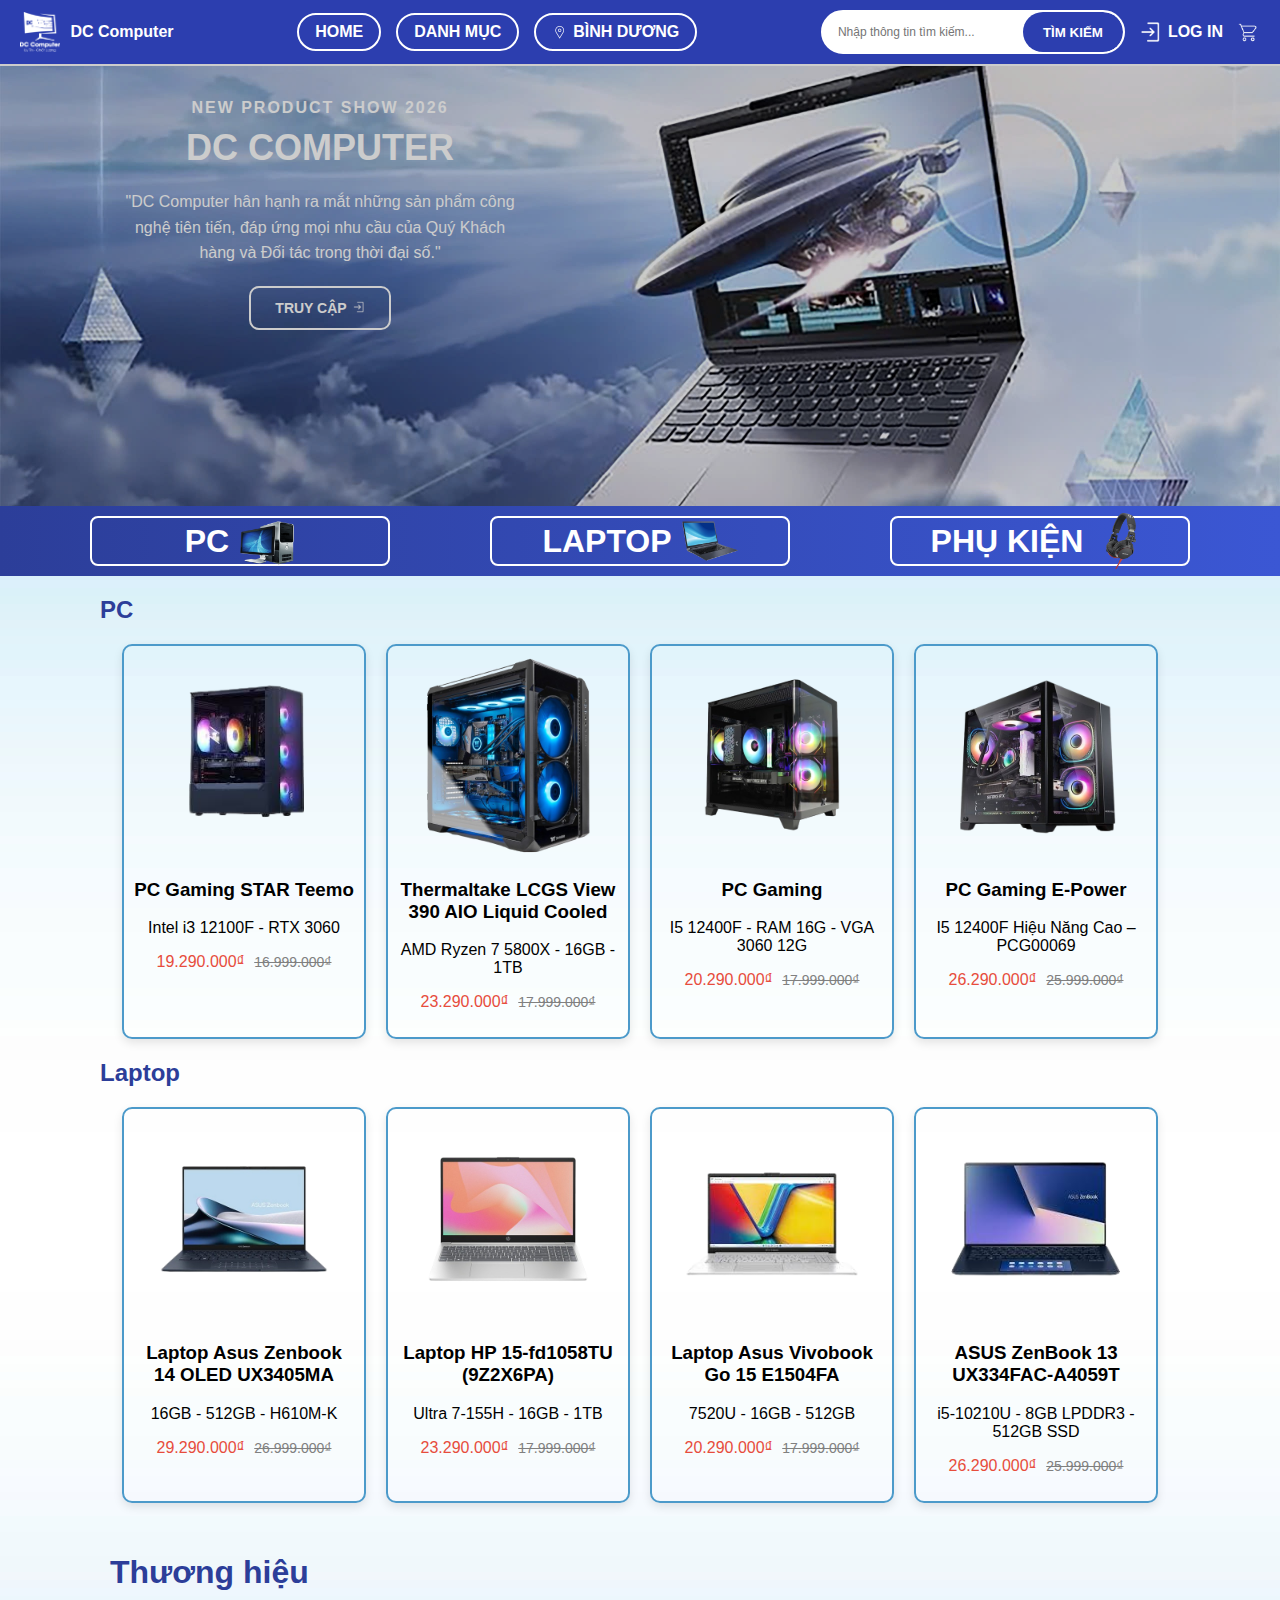
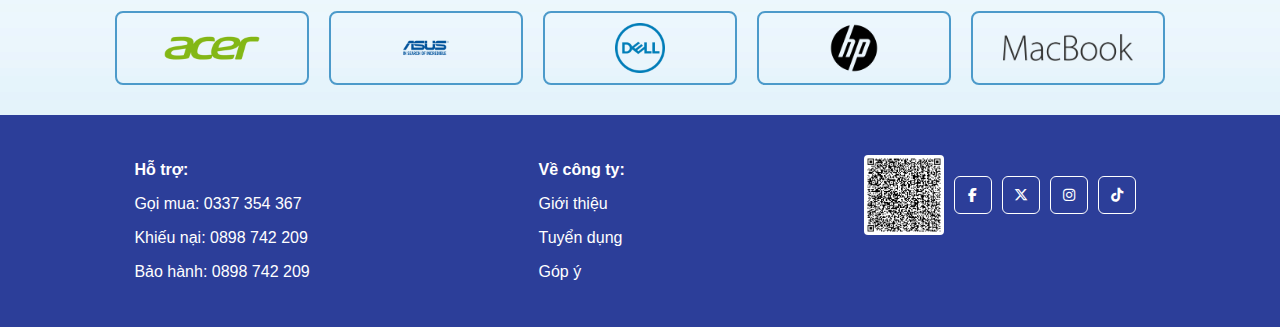
<file: index.html>
<!DOCTYPE html>
<html lang="vi">
<head>
  <meta charset="UTF-8">
  <meta name="viewport" content="width=device-width, initial-scale=1">
  <title>DC Computer</title>
  <link rel="stylesheet" href="style.css">
  <link rel="stylesheet" href="https://cdnjs.cloudflare.com/ajax/libs/font-awesome/6.5.0/css/all.min.css">

</head>
<body>
  <header>
    <div class="navbar">
      <div class="logo">
        <img src="assets/logo.png" alt="Logo">
        <div class="logo-text">
          <span>DC Computer</span>
        </div>
      </div>
  
      <div class="nav-items">
        <a class="nav-btn" href="#">HOME</a>
        <a class="nav-btn" href="#">DANH MỤC</a>
        <a class="nav-btn" href="#"><img src="assets/location.png" class="icon"> BÌNH DƯƠNG</a>
      </div>
  
      <div class="nav-actions">
        <div class="search-container">
          <input type="text" placeholder="Nhập thông tin tìm kiếm...">
          <button class="search-btn">TÌM KIẾM</button>
        </div>              
        <a class="icon-btn" href="#"><img src="assets/login.png"> LOG IN</a>
        <a class="icon-btn" href="#"><img src="assets/cart.png"></a>
      </div>
    </div>
    <div class="hero">
      <div class="hero-content">
        <h2>NEW PRODUCT SHOW 2026</h2>
        <h1>DC COMPUTER</h1>
        <p>"DC Computer hân hạnh ra mắt những sản phẩm công nghệ tiên tiến, đáp ứng mọi nhu cầu của Quý Khách hàng và Đối tác trong thời đại số."</p>
        <button class="hero-btn">
          TRUY CẬP
          <span class="icon-circle">
            <img src="assets/login.png" alt="→">
          </span>
        </button>
      </div>
    </div>    
  </header>
 
  <section class="categories">
    <button class="category-btn">
      <H1>PC</H1>
      <img src="assets/pc-icon.png" alt="PC">
    </button>
    <button class="category-btn">
      <H1>LAPTOP</H1>
      <img src="assets/laptop-icon.png" alt="Laptop">
    </button>
    <button class="category-btn">
      <H1>PHỤ KIỆN</H1>
      <img src="assets/headphone.png" alt="Phụ kiện">
    </button>
  </section>


  <section class="products">
    <h2>PC</h2>
    <div class="product-grid">
      <!-- Duplicated item -->
      <div class="product-card">
        <a href="./item2.html"><img src="assets/pc1.png" alt="PC Image"></a>
        <h3>PC Gaming STAR Teemo</h3>
        <p>Intel i3 12100F - RTX 3060</p>
        <p class="price">19.290.000₫ <span>16.999.000₫</span></p>
      </div>
      <div class="product-card">
        <img src="assets/pc2.png" alt="PC Image">
        <h3>Thermaltake LCGS View 390 AIO Liquid Cooled</h3>
        <p>AMD Ryzen 7 5800X - 16GB - 1TB</p>
        <p class="price">23.290.000₫ <span>17.999.000₫</span></p>
      </div>
      <div class="product-card">
        <img src="assets/pc3.png" alt="PC Image">
        <h3>PC Gaming</h3>
        <p>I5 12400F - RAM 16G - VGA 3060 12G</p>
        <p class="price">20.290.000₫ <span>17.999.000₫</span></p>
      </div>
      <div class="product-card">
        <img src="assets/pc4.png" alt="PC Image">
        <h3>PC Gaming E-Power </h3>
        <p>I5 12400F Hiệu Năng Cao – PCG00069</p>
        <p class="price">26.290.000₫ <span>25.999.000₫</span></p>
      </div>
      <!-- Add more cards -->
    </div>

    <h2>Laptop</h2>
    <div class="product-grid">
      <div class="product-card">
        <a href="./item.html"><img src="assets/laptop1.png" alt="PC Image"></a>
        <h3>Laptop Asus Zenbook 14 OLED UX3405MA</h3>
        <p>16GB - 512GB - H610M-K</p>
        <p class="price">29.290.000₫ <span>26.999.000₫</span></p>
      </div>
      <div class="product-card">
        <img src="assets/laptop2.png" alt="PC Image">
        <h3>Laptop HP 15-fd1058TU (9Z2X6PA)</h3>
        <p>Ultra 7-155H - 16GB - 1TB</p>
        <p class="price">23.290.000₫ <span>17.999.000₫</span></p>
      </div>
      <div class="product-card">
        <img src="assets/laptop3.png" alt="PC Image">
        <h3>Laptop Asus Vivobook Go 15 E1504FA</h3>
        <p>7520U - 16GB - 512GB</p>
        <p class="price">20.290.000₫ <span>17.999.000₫</span></p>
      </div>
      <div class="product-card">
        <img src="assets/laptop4.png" alt="PC Image">
        <h3>ASUS ZenBook 13 UX334FAC-A4059T</h3>
        <p>i5-10210U - 8GB LPDDR3 - 512GB SSD</p>
        <p class="price">26.290.000₫ <span>25.999.000₫</span></p>
      </div>
      <!-- Add more cards -->
    </div>
  </section>

  <section class="brands">
    <h1>Thương hiệu</h1>
    <div class="brand-logos">
      <div class="brand"><img src="assets/acer.png" alt="Acer"></div>
      <div class="brand"><img src="assets/asus.png" alt="Asus"></div>
      <div class="brand"><img src="assets/dell.png" alt="Dell"></div>
      <div class="brand"><img src="assets/hp.png" alt="HP"></div>
      <div class="brand"><img src="assets/macbook.png" alt="MacBook"></div>
    </div>
  </section>
  

  <footer>
    <div class="contact">
      <p><strong>Hỗ trợ:</strong></p>
      <p>Gọi mua: 0337 354 367</p>
      <p>Khiếu nại: 0898 742 209</p>
      <p>Bảo hành: 0898 742 209</p>
    </div>
    <div class="about">
      <p><strong>Về công ty:</strong></p>
      <p>Giới thiệu</p>
      <p>Tuyển dụng</p>
      <p>Góp ý</p>
    </div>
    <div class="social">
      <div class="social-icons">
        <img src="assets/qr.png" alt="QR Code">
        <a href="https://www.facebook.com/angucchung.2025"><i class="fab fa-facebook-f"></i></a>
        <a href="#"><i class="fab fa-x-twitter"></i></a>
        <a href="https://www.instagram.com/dangducchung/"><i class="fab fa-instagram"></i></a>
        <a href="#"><i class="fab fa-tiktok"></i></a>
      </div>
    </div>    
  </footer>

</body>
</html>
</file>
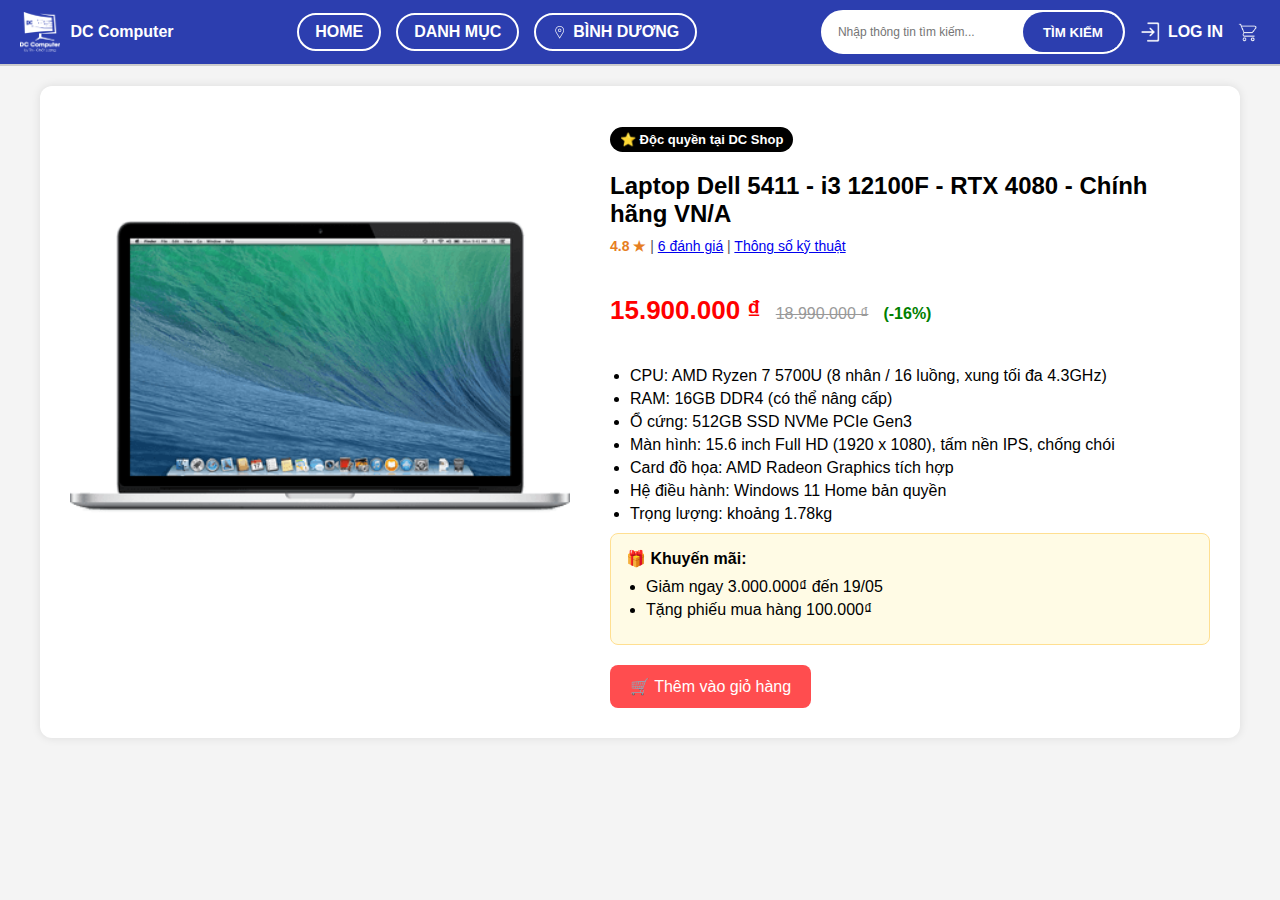
<file: item.html>
<!DOCTYPE html>
<html lang="vi">
<head>
  <meta charset="UTF-8">
  <meta name="viewport" content="width=device-width, initial-scale=1">
  <title>Thông tin sản phẩm - Demo</title>
  <link rel="stylesheet" href="style_item.css">
</head>
<body>
  <header>
    <div class="navbar">
      <div class="logo">
        <img src="assets/logo.png" alt="Logo">
        <div class="logo-text">
          <span>DC Computer</span>
        </div>
      </div>
  
      <div class="nav-items">
        <a class="nav-btn" href="#">HOME</a>
        <a class="nav-btn" href="#">DANH MỤC</a>
        <a class="nav-btn" href="#"><img src="assets/location.png" class="icon"> BÌNH DƯƠNG</a>
      </div>
  
      <div class="nav-actions">
        <div class="search-container">
          <input type="text" placeholder="Nhập thông tin tìm kiếm...">
          <button class="search-btn">TÌM KIẾM</button>
        </div>              
        <a class="icon-btn" href="#"><img src="assets/login.png"> LOG IN</a>
        <a class="icon-btn" href="#"><img src="assets/cart.png"></a>
      </div>
    </div>   
  </header>
  <div class="container">
    <div class="product-page">
      <div class="product-image">
        <img src="./assets/laptop.png" alt="Laptop Dell 5411" />
      </div>
      <div class="product-info">
        <h2 class="badge">⭐ Độc quyền tại DC Shop</h2>
        <h1 class="title">Laptop Dell 5411 - i3 12100F - RTX 4080 - Chính hãng VN/A</h1>
        <div class="rating">
          <span class="rating-score">4.8 ★</span> | <a href="#">6 đánh giá</a> | <a href="#">Thông số kỹ thuật</a>
        </div>

        <div class="price-section">
          <p class="current-price">15.900.000 ₫</p>
          <p class="old-price">18.990.000 ₫</p>
          <p class="discount">(-16%)</p>
        </div>

        <div class="specs">
          <ul>
            <li>CPU: AMD Ryzen 7 5700U (8 nhân / 16 luồng, xung tối đa 4.3GHz)</li>
            <li>RAM: 16GB DDR4 (có thể nâng cấp)</li>
            <li>Ổ cứng: 512GB SSD NVMe PCIe Gen3</li>
            <li>Màn hình: 15.6 inch Full HD (1920 x 1080), tấm nền IPS, chống chói</li>
            <li>Card đồ họa: AMD Radeon Graphics tích hợp</li>
            <li>Hệ điều hành: Windows 11 Home bản quyền</li>
            <li>Trọng lượng: khoảng 1.78kg</li>
          </ul>
        </div>

        <div class="promotion">
          <strong>🎁 Khuyến mãi:</strong>
          <ul>
            <li>Giảm ngay 3.000.000₫ đến 19/05</li>
            <li>Tặng phiếu mua hàng 100.000₫</li>
          </ul>
        </div>

        <button class="add-to-cart" onclick="addToCart()">🛒 Thêm vào giỏ hàng</button>
      </div>
    </div>
  </div>

  <script>
    function addToCart() {
      alert("Đã thêm vào giỏ hàng!");
    }
  </script>
</body>
</html>
</file>
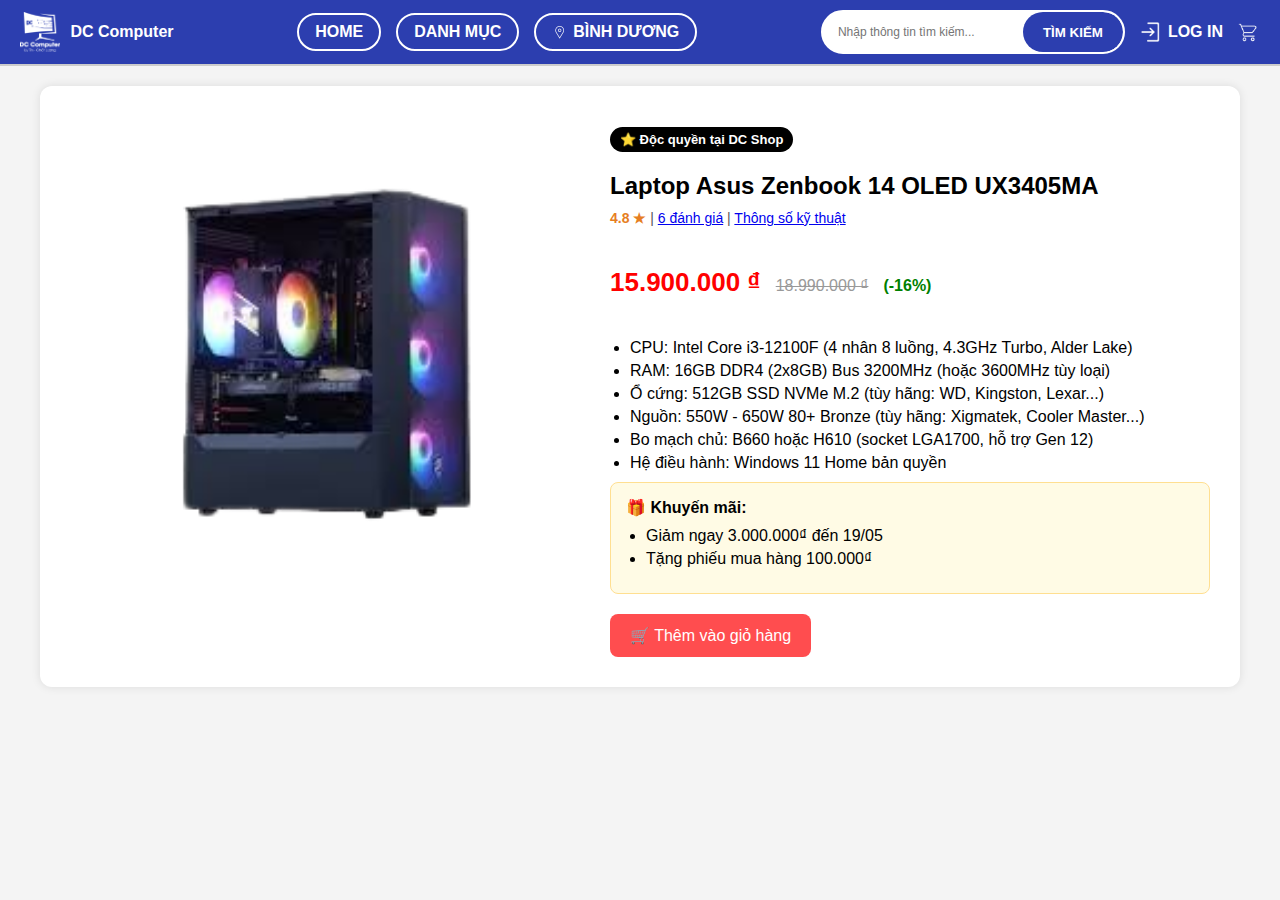
<file: item2.html>
<!DOCTYPE html>
<html lang="vi">
<head>
  <meta charset="UTF-8">
  <meta name="viewport" content="width=device-width, initial-scale=1">
  <title>Thông tin sản phẩm - Demo</title>
  <link rel="stylesheet" href="style_item.css">
</head>
<body>
  <header>
    <div class="navbar">
      <div class="logo">
        <img src="assets/logo.png" alt="Logo">
        <div class="logo-text">
          <span>DC Computer</span>
        </div>
      </div>
  
      <div class="nav-items">
        <a class="nav-btn" href="#">HOME</a>
        <a class="nav-btn" href="#">DANH MỤC</a>
        <a class="nav-btn" href="#"><img src="assets/location.png" class="icon"> BÌNH DƯƠNG</a>
      </div>
  
      <div class="nav-actions">
        <div class="search-container">
          <input type="text" placeholder="Nhập thông tin tìm kiếm...">
          <button class="search-btn">TÌM KIẾM</button>
        </div>              
        <a class="icon-btn" href="#"><img src="assets/login.png"> LOG IN</a>
        <a class="icon-btn" href="#"><img src="assets/cart.png"></a>
      </div>
    </div>   
  </header>
  <div class="container">
    <div class="product-page">
      <div class="product-image">
        <img src="./assets/pc1.png" alt="PC Gaming STAR Teemo" />
      </div>
      <div class="product-info">
        <h2 class="badge">⭐ Độc quyền tại DC Shop</h2>
        <h1 class="title">Laptop Asus Zenbook 14 OLED UX3405MA</h1>
        <div class="rating">
          <span class="rating-score">4.8 ★</span> | <a href="#">6 đánh giá</a> | <a href="#">Thông số kỹ thuật</a>
        </div>

        <div class="price-section">
          <p class="current-price">15.900.000 ₫</p>
          <p class="old-price">18.990.000 ₫</p>
          <p class="discount">(-16%)</p>
        </div>

        <div class="specs">
          <ul>
            <li>CPU: Intel Core i3-12100F (4 nhân 8 luồng, 4.3GHz Turbo, Alder Lake)</li>
            <li>RAM: 16GB DDR4 (2x8GB) Bus 3200MHz (hoặc 3600MHz tùy loại)</li>
            <li>Ổ cứng: 512GB SSD NVMe M.2 (tùy hãng: WD, Kingston, Lexar...)</li>
            <li>Nguồn: 550W - 650W 80+ Bronze (tùy hãng: Xigmatek, Cooler Master...)</li>
            <li>Bo mạch chủ: B660 hoặc H610 (socket LGA1700, hỗ trợ Gen 12)</li>
            <li>Hệ điều hành: Windows 11 Home bản quyền</li>
          </ul>
        </div>

        <div class="promotion">
          <strong>🎁 Khuyến mãi:</strong>
          <ul>
            <li>Giảm ngay 3.000.000₫ đến 19/05</li>
            <li>Tặng phiếu mua hàng 100.000₫</li>
          </ul>
        </div>

        <button class="add-to-cart" onclick="addToCart()">🛒 Thêm vào giỏ hàng</button>
      </div>
    </div>
  </div>

  <script>
    function addToCart() {
      alert("Đã thêm vào giỏ hàng!");
    }
  </script>
</body>
</html>
</file>
<file: style.css>
body {
    margin: 0;
    font-family: 'Arial', sans-serif;
    background: url('./assets/backround.jpg') no-repeat center center;
    background-size:auto;
  }
  
  .navbar {
    display: flex;
    align-items: center;
    justify-content: space-between;
    padding: 10px 20px;
    background: #2c3eaf;
    border-bottom: 2px solid #ccc;
    font-family: Arial, sans-serif;
  }
  
  .logo {
    display: flex;
    align-items: center;
    gap: 10px;
  }
  
  .logo img {
    height: 40px;
  }
  
  .logo-text span {
    font-size: 16px;
    font-weight: bold;
    color: white;
  }
  
  .nav-items {
    display: flex;
    align-items: center;
    gap: 15px;
  }
  
  .nav-btn {
    padding: 8px 16px;
    border: 2px solid white;
    border-radius: 30px;
    color: white;
    text-decoration: none;
    font-weight: bold;
    display: flex;
    align-items: center;
    gap: 5px;
  }
  
  .nav-btn img.icon {
    height: 16px;
  }
  
  .nav-actions {
    display: flex;
    align-items: center;
    gap: 15px;
  }
  
  .search-container {
    display: flex;
    align-items: center;
    border-radius: 30px;
    overflow: hidden;              /* QUAN TRỌNG để bo tròn khối liền */
    background-color: white;
    height: 40px;
    border: 2px solid white;
    width: 300px;                  /* Tuỳ chỉnh chiều rộng */
  }
  
  .search-container input {
    flex: 1;
    padding: 0 15px;
    border: none;
    outline: none;
    height: 100%;
    font-size: 12px;
    border-radius: 0;              /* Đảm bảo không làm hỏng khối tròn */
  }
  
  .search-btn {
    background-color: #2c3eaf;
    color: white;
    font-weight: bold;
    border: none;
    padding: 0 20px;
    height: 100%;
    cursor: pointer;
    border-radius: 30px;              /* Đảm bảo liền khối */
  }
  
  
  .icon-btn {
    color: white;
    text-decoration: none;
    font-weight: bold;
    display: flex;
    align-items: center;
    gap: 6px;
  }
  
  .icon-btn img {
    height: 22px;
  }
  

.hero {
  background: url('assets/banner.jpg') no-repeat center;
  background-size: cover;
  height: 400px;
  color: white;
  display: flex;
  position: relative;  
  align-content: center;
  text-align: center;
  padding: 20px;
}

.hero::after {
  content: "";
  position: absolute;
  inset: 0;
  background: rgba(0, 0, 0, 0.2); /* mờ nền nhẹ */
}

.hero-content {
  max-width: 400px;
  margin-left: 100px;
  text-align: center;
}

.hero h2 {
  font-size: 16px;
  letter-spacing: 2px;
  margin-bottom: 10px;
}

.hero h1 {
  font-size: 36px;
  margin: 0;
}

.hero p {
  font-size: 16px;
  margin: 20px auto;
  line-height: 1.6;
}

.hero button {
  padding: 12px 24px;
  background: transparent;
  border: 2px solid rgb(255, 255, 255);
  color: #ffffff;
  border-radius: 10px;
  font-weight: bold;
  font-size: 14px;
  display: inline-flex;
  align-items: center;
  gap: 6px;
  cursor: pointer;
  transition: 0.3s;
}

.hero button:hover {
  background: #f0f0f0;
}

.hero-btn {
  padding: 12px 24px;
  background: white;
  color: #2c3e99;
  border: none;
  border-radius: 30px;
  font-weight: bold;
  font-size: 14px;
  display: inline-flex;
  align-items: center;
  gap: 10px;
  cursor: pointer;
}

.hero-btn:hover {
  background: #f0f0f0;
}

.icon-circle {
  background: transparent;
  border-radius: 50%;
  align-items: center;
  justify-content: center;
}

.icon-circle img {
  width: 12px;
  height: 12px;
  filter: brightness(0) invert(1); /* icon trắng */
}

  
.categories {
  background: linear-gradient(to right, #2c3e99, #3b57d4);
  text-align: center;
  display: flex;
  justify-content: center;
  gap: 20px;
}

.category-btn {
  border: 2px solid white;
  background: transparent;
  color: white;
  font-weight: bold;
  height: 50px;
  width: 300px;
  margin: 10px 40px;
  font-size: 16px;
  border-radius: 8px;
  cursor: pointer;
  display: flex;
  align-items: center;
  justify-content: center;
  text-align: center;
  justify-items: center;
  gap: 10px;
}

.category-btn:hover {
  background: rgba(255, 255, 255, 0.1);
  transform: translateY(-2px);
}

.category-btn img {
  height: 56px;
  width: auto;
}
.category-btn h2

  
  

  .products {
    padding: 20px;

  }
  .products h2 {
    padding-left: 100px;
    color: #2c3e99;
  }
  
  .product-grid {
    display: flex;
    flex-wrap: wrap;
    gap: 20px;
    justify-content: center;
  }
  
  .product-card {
    background: transparent;
    border: 2px solid rgb(76, 154, 202);
    padding: 10px;
    border-radius: 10px;
    width: 220px;
    box-shadow: 0 4px 10px rgba(0,0,0,0.1);
    text-align: center;
  }
   .product-card img {
    width: 200px;
    height: 200px;
   }
  .product-card .price {
    color: #e74c3c;
  }
  
  .product-card .price span {
    text-decoration: line-through;
    color: gray;
    font-size: 14px;
    margin-left: 5px;
  }
  
  .brands {
    padding: 30px 20px;
    text-align: center;
  }
  
  .brands h1 {
    color: #2c3e99;
    margin-bottom: 20px;
    text-align: left;
    margin-left: 90px;
  }
  
  .brand-logos {
    display: flex;
    justify-content: center;
    gap: 20px;
    flex-wrap: wrap;
  }
  
  .brand {
    background: transparent;
    border: 2px solid rgb(76, 154, 202);
    padding: 10px 20px;
    border-radius: 8px;
    display: flex;
    align-items: center;
    justify-content: center;
    width: 150px;
    height: 50px;
  }
  
  .brand img {
    max-height: 50px;
    max-width: 130px;
    object-fit: contain;
  }
  
  
footer {
  background: #2c3e99;
  color: white;
  display: flex;
  justify-content: space-around;
  padding: 20px;
  flex-wrap: wrap;
}

footer div {
  margin: 10px;
}

.social-icons {
  display: flex;
  align-items: center;
  gap: 10px;
  margin-top: 10px;
}

.social-icons img {
  height: 80px;
  width: 80px;
  border-radius: 4px;
}

.social-icons a {
  display: flex;
  width: 36px;
  height: 36px;
  border: 1.5px solid white;
  border-radius: 6px;
  align-items: center;
  justify-content: center;
  color: white;
  text-decoration: none;
  font-size: 14px;
  transition: background 0.3s;
}

.social-icons a:hover {
  background: rgba(255, 255, 255, 0.15);
}
</file>
<file: style_item.css>
body {
    margin: 0;
    font-family: 'Segoe UI', sans-serif;
    background-color: #f4f4f4;
  }
  .navbar {
    display: flex;
    align-items: center;
    justify-content: space-between;
    padding: 10px 20px;
    background: #2c3eaf;
    border-bottom: 2px solid #ccc;
    font-family: Arial, sans-serif;
  }
  
  .logo {
    display: flex;
    align-items: center;
    gap: 10px;
  }
  
  .logo img {
    height: 40px;
  }
  
  .logo-text span {
    font-size: 16px;
    font-weight: bold;
    color: white;
  }
  
  .nav-items {
    display: flex;
    align-items: center;
    gap: 15px;
  }
  
  .nav-btn {
    padding: 8px 16px;
    border: 2px solid white;
    border-radius: 30px;
    color: white;
    text-decoration: none;
    font-weight: bold;
    display: flex;
    align-items: center;
    gap: 5px;
  }
  
  .nav-btn img.icon {
    height: 16px;
  }
  
  .nav-actions {
    display: flex;
    align-items: center;
    gap: 15px;
  }
  
  .search-container {
    display: flex;
    align-items: center;
    border-radius: 30px;
    overflow: hidden;              /* QUAN TRỌNG để bo tròn khối liền */
    background-color: white;
    height: 40px;
    border: 2px solid white;
    width: 300px;                  /* Tuỳ chỉnh chiều rộng */
  }
  
  .search-container input {
    flex: 1;
    padding: 0 15px;
    border: none;
    outline: none;
    height: 100%;
    font-size: 12px;
    border-radius: 0;              /* Đảm bảo không làm hỏng khối tròn */
  }
  
  .search-btn {
    background-color: #2c3eaf;
    color: white;
    font-weight: bold;
    border: none;
    padding: 0 20px;
    height: 100%;
    cursor: pointer;
    border-radius: 30px;              /* Đảm bảo liền khối */
  }
  
  
  .icon-btn {
    color: white;
    text-decoration: none;
    font-weight: bold;
    display: flex;
    align-items: center;
    gap: 6px;
  }
  
  .icon-btn img {
    height: 22px;
  }

  .container {
    max-width: 1200px;
    margin: auto;
    padding: 20px;
  }
  
  .product-page {
    display: flex;
    gap: 40px;
    background-color: #fff;
    padding: 30px;
    border-radius: 12px;
    box-shadow: 0 0 10px rgba(0,0,0,0.1);
  }
  
  .product-image img {
    width: 500px;
    border-radius: 8px;
  }
  
  .product-info {
    flex: 1;
  }
  
  .badge {
    display: inline-block;
    background-color: black;
    color: white;
    font-size: 13px;
    padding: 5px 10px;
    border-radius: 20px;
    margin-bottom: 10px;
  }
  
  .title {
    font-size: 24px;
    font-weight: bold;
    margin: 10px 0;
  }
  
  .rating {
    font-size: 14px;
    color: #555;
    margin-bottom: 15px;
  }
  
  .rating-score {
    color: #e67e22;
    font-weight: bold;
  }
  
  .price-section {
    display: flex;
    align-items: baseline;
    gap: 15px;
    margin-bottom: 15px;
  }
  
  .current-price {
    font-size: 26px;
    color: red;
    font-weight: bold;
  }
  
  .old-price {
    text-decoration: line-through;
    color: #999;
  }
  
  .discount {
    color: green;
    font-weight: bold;
  }
  
  .specs ul, .promotion ul {
    margin: 10px 0;
    padding-left: 20px;
  }
  
  .specs li, .promotion li {
    margin-bottom: 5px;
  }
  
  .promotion {
    background: #fffbe5;
    border: 1px solid #ffdf91;
    padding: 15px;
    margin-bottom: 20px;
    border-radius: 8px;
  }
  
  .add-to-cart {
    background-color: #ff4d4f;
    color: white;
    border: none;
    padding: 12px 20px;
    font-size: 16px;
    border-radius: 8px;
    cursor: pointer;
    transition: background 0.3s;
  }
  
  .add-to-cart:hover {
    background-color: #d9363e;
  }
</file>
